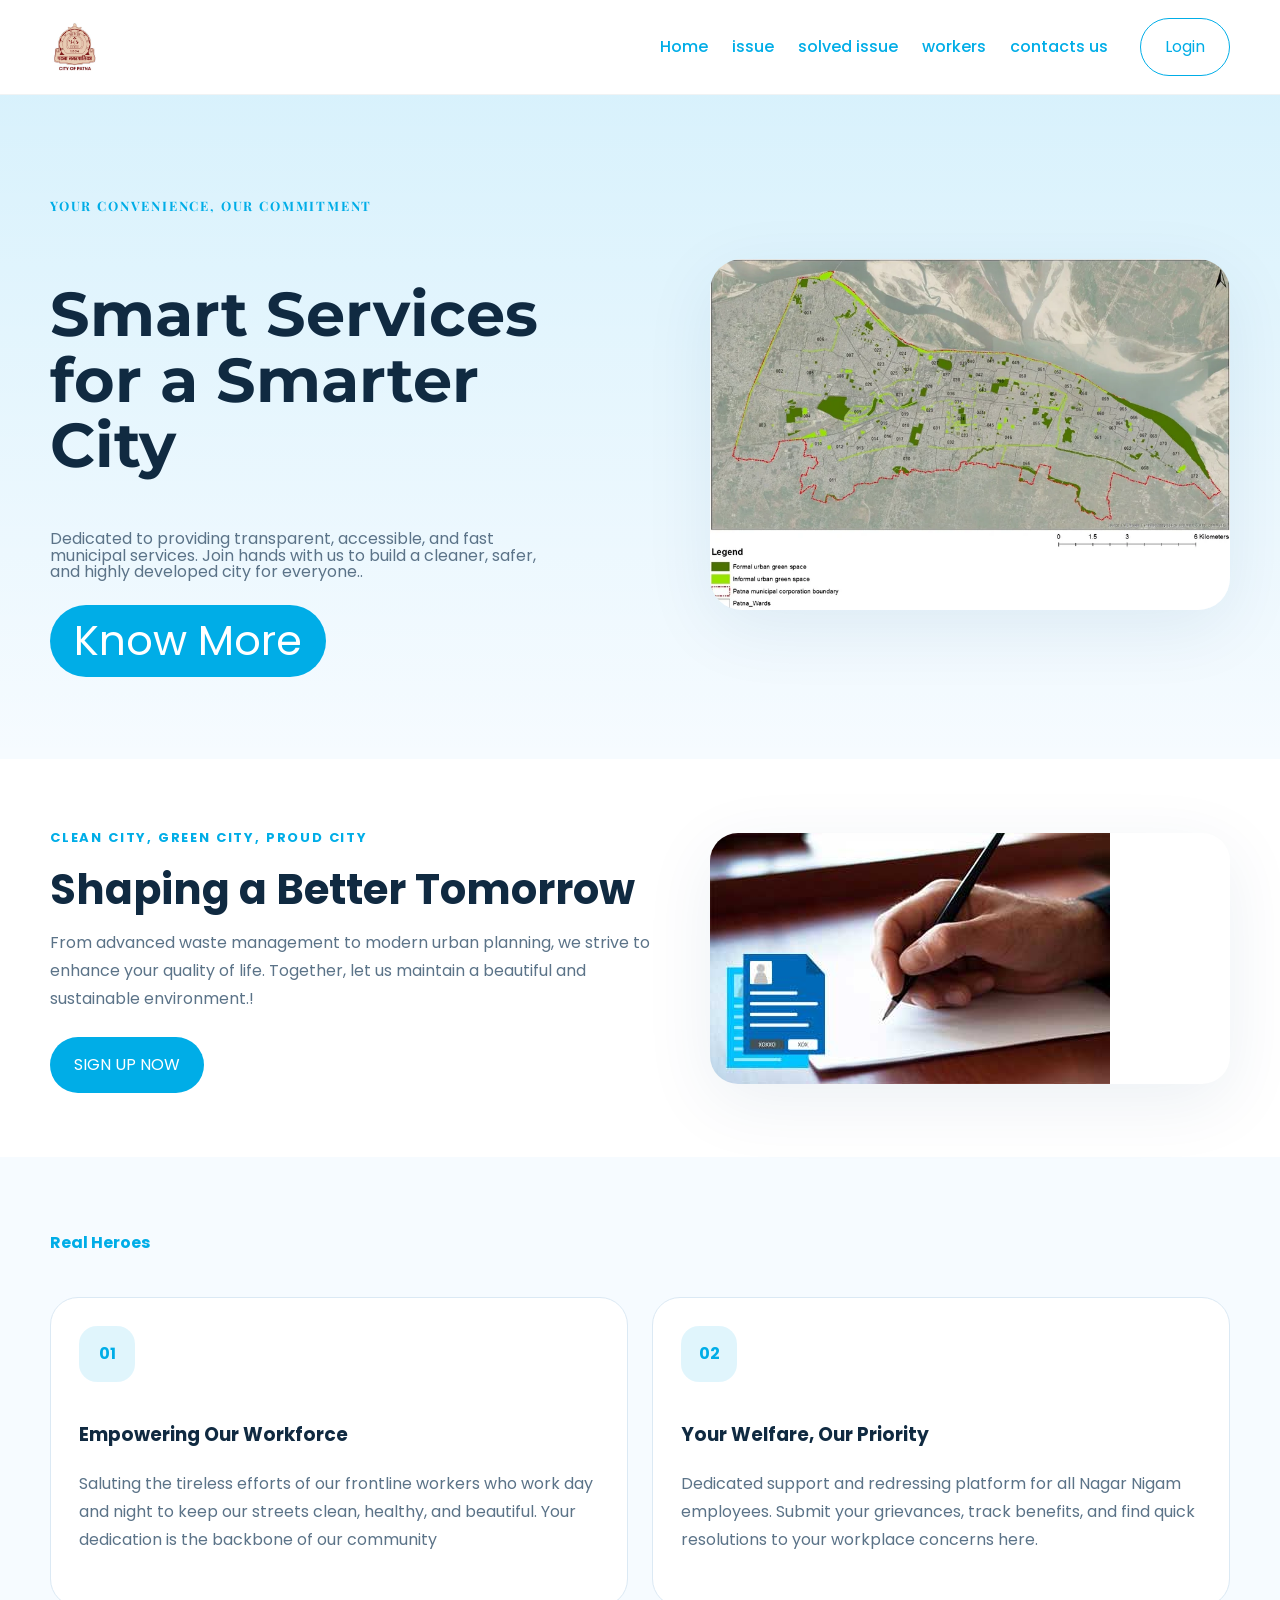
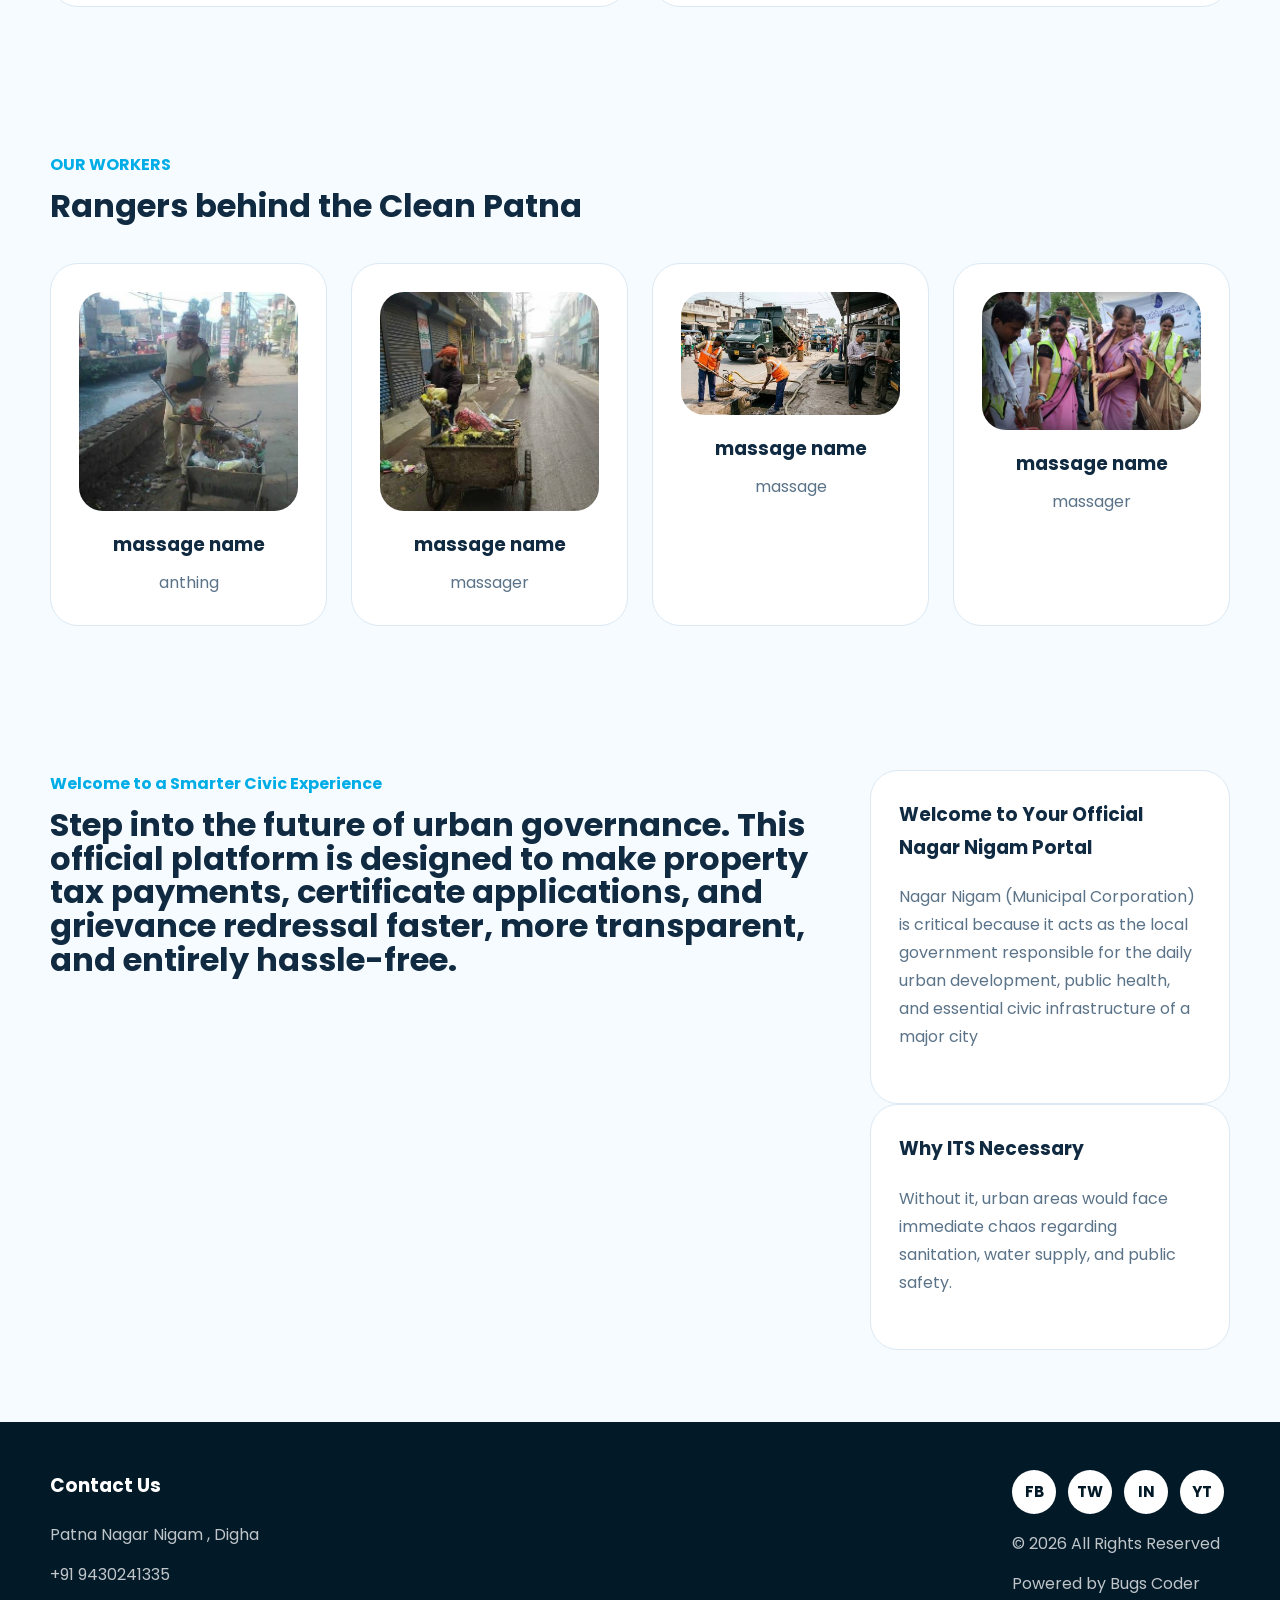
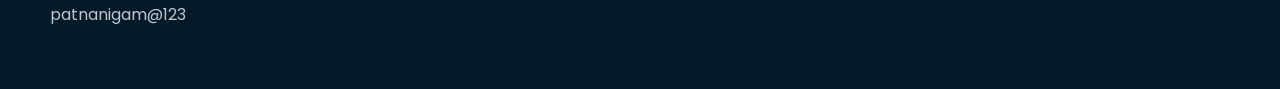
<file: index.html>
<!DOCTYPE html>
<html lang="en">

<head>
    <meta charset="UTF-8" />
    <meta name="viewport" content="width=device-width, initial-scale=1.0" />
    <title>Patna Nagar Nigam</title>
    <link rel="icon" type="image/x-icon" href="./images/logo.jpg">
    <link rel="stylesheet" href="./index.css" />
</head>

<body>
    <header class="site-header">
        <div class="container header-inner">
            <a href="./index.html" class="brand">
                <img src="./images/logo.jpg" />

            </a>
            <button class="nav-toggle" aria-label="Open navigation">Menu</button>
            <nav class="site-nav">
                <a href="./index.html">Home</a>
                <a href="./issue.html">issue</a>
                <a href="./solved-issue.html">solved issue</a>
                <a href="./workers.html">workers</a>
                <a href="./contact.html">contacts us</a>
            </nav>
            <a class="btn btn-outline" href="./login.html">Login</a>
        </div>
    </header>

    <main>
        <section class="hero hero-home">
            <div class="container hero-grid">
                <div class="hero-copy">
                    <span class="eyebrow">Your Convenience, Our Commitment</span>
                    <h1>Smart Services for a Smarter City</h1>
                    <p>Dedicated to providing transparent, accessible, and fast municipal services. Join hands with us
                        to build a cleaner, safer, and highly developed city for everyone..</p>
                    <a class="btn btn-primary" href="contact-us.html">Know More</a>
                </div>
                <div class="hero-media">
                    <img src="./images/Map-Showing-Study-area-Patna-Municipal-Corporation-and-ward-boundaries-with-Open-Space.webp"
                        alt="DS Science Academy campus" />
                </div>
            </div>
        </section>

        <section class="feature feature-secondary">
            <div class="container feature-grid">
                <div class="feature-copy">
                    <span class="eyebrow">Clean City, Green City, Proud City</span>
                    <h2>Shaping a Better Tomorrow</h2>
                    <p>From advanced waste management to modern urban planning, we strive to enhance your quality of
                        life. Together, let us maintain a beautiful and sustainable environment.!</p>
                    <a class="btn btn-primary" href="contact-us.html">SIGN UP NOW</a>
                </div>
                <div class="feature-media">
                    <img src="./images/5.jpg" alt="NEET coaching" />
                </div>
            </div>
        </section>

        <section class="section section-courses">
            <div class="container">
                <div class="section-head">
                    <span>Real Heroes</span>

                </div>
                <div class="cards grid-2">
                    <article class="card">
                        <div class="card-number">01</div>
                        <div>
                            <h3>Empowering Our Workforce</h3>
                            <p>Saluting the tireless efforts of our frontline workers who work day and night to keep our
                                streets clean, healthy, and beautiful. Your dedication is the backbone of our community
                            </p>
                        </div>
                    </article>
                    <article class="card">
                        <div class="card-number">02</div>
                        <div>
                            <h3>Your Welfare, Our Priority</h3>
                            <p>Dedicated support and redressing platform for all Nagar Nigam employees. Submit your
                                grievances, track benefits, and find quick resolutions to your workplace concerns here.
                            </p>
                        </div>
                    </article>
                </div>
            </div>
        </section>

        <section class="section section-team">
            <div class="container">
                <div class="section-head">
                    <span>OUR WORKERS</span>
                    <h2>Rangers behind the Clean Patna</h2>
                </div>
                <div class="cards grid-4">
                    <article class="team-card">
                        <img src="./images/images (2).jpg" alt="xxx" />
                        <h3>massage name</h3>
                        <p>anthing</p>
                    </article>
                    <article class="team-card">
                        <img src="./images/images (1).jpg" alt="xxx" />
                        <h3>massage name</h3>
                        <p>massager</p>
                    </article>
                    <article class="team-card">
                        <img src="./images/images (3).jpg" alt="xxx" />
                        <h3>massage name</h3>
                        <p>massage</p>
                    </article>
                    <article class="team-card">
                        <img src="./images/community-cleaning.jpg" alt="xxx" />
                        <h3>massage name </h3>
                        <p>massager</p>
                    </article>
                </div>
            </div>
        </section>

        <section class="section section-why">
            <div class="container why-grid">
                <div class="why-copy">
                    <span>Welcome to a Smarter Civic Experience</span>
                    <h2>Step into the future of urban governance. This official platform is designed to make property
                        tax payments, certificate applications, and grievance redressal faster, more transparent, and
                        entirely hassle-free.</h2>
                </div>
                <div class="why-cards grid-2">
                    <article class="why-card">
                        <h3>Welcome to Your Official Nagar Nigam Portal</h3>
                        <p>Nagar Nigam (Municipal Corporation) is critical because it acts as the local government
                            responsible for the daily urban development, public health, and essential civic
                            infrastructure of a major city</p>
                    </article>
                    <article class="why-card">
                        <h3>Why ITS Necessary</h3>
                        <p>Without it, urban areas would face immediate chaos regarding sanitation, water supply, and
                            public safety.</p>
                    </article>
                </div>
            </div>
        </section>
    </main>

    <footer class="site-footer">
        <div class="container footer-grid">
            <div>
                <h3>Contact Us</h3>
                <p>Patna Nagar Nigam , Digha</p>
                <p>+91 9430241335</p>
                <p>patnanigam@123</p>
            </div>
            <div class="footer-right">
                <div class="footer-actions">
                    <a class="icon-button" href="#">FB</a>
                    <a class="icon-button" href="#">TW</a>
                    <a class="icon-button" href="#">IN</a>
                    <a class="icon-button" href="#">YT</a>
                </div>
                <p>© 2026 All Rights Reserved</p>
                <p>Powered by Bugs Coder</a></p>
            </div>
        </div>
    </footer>

    <script src="./index.js"></script>
</body>

</html>
</file>
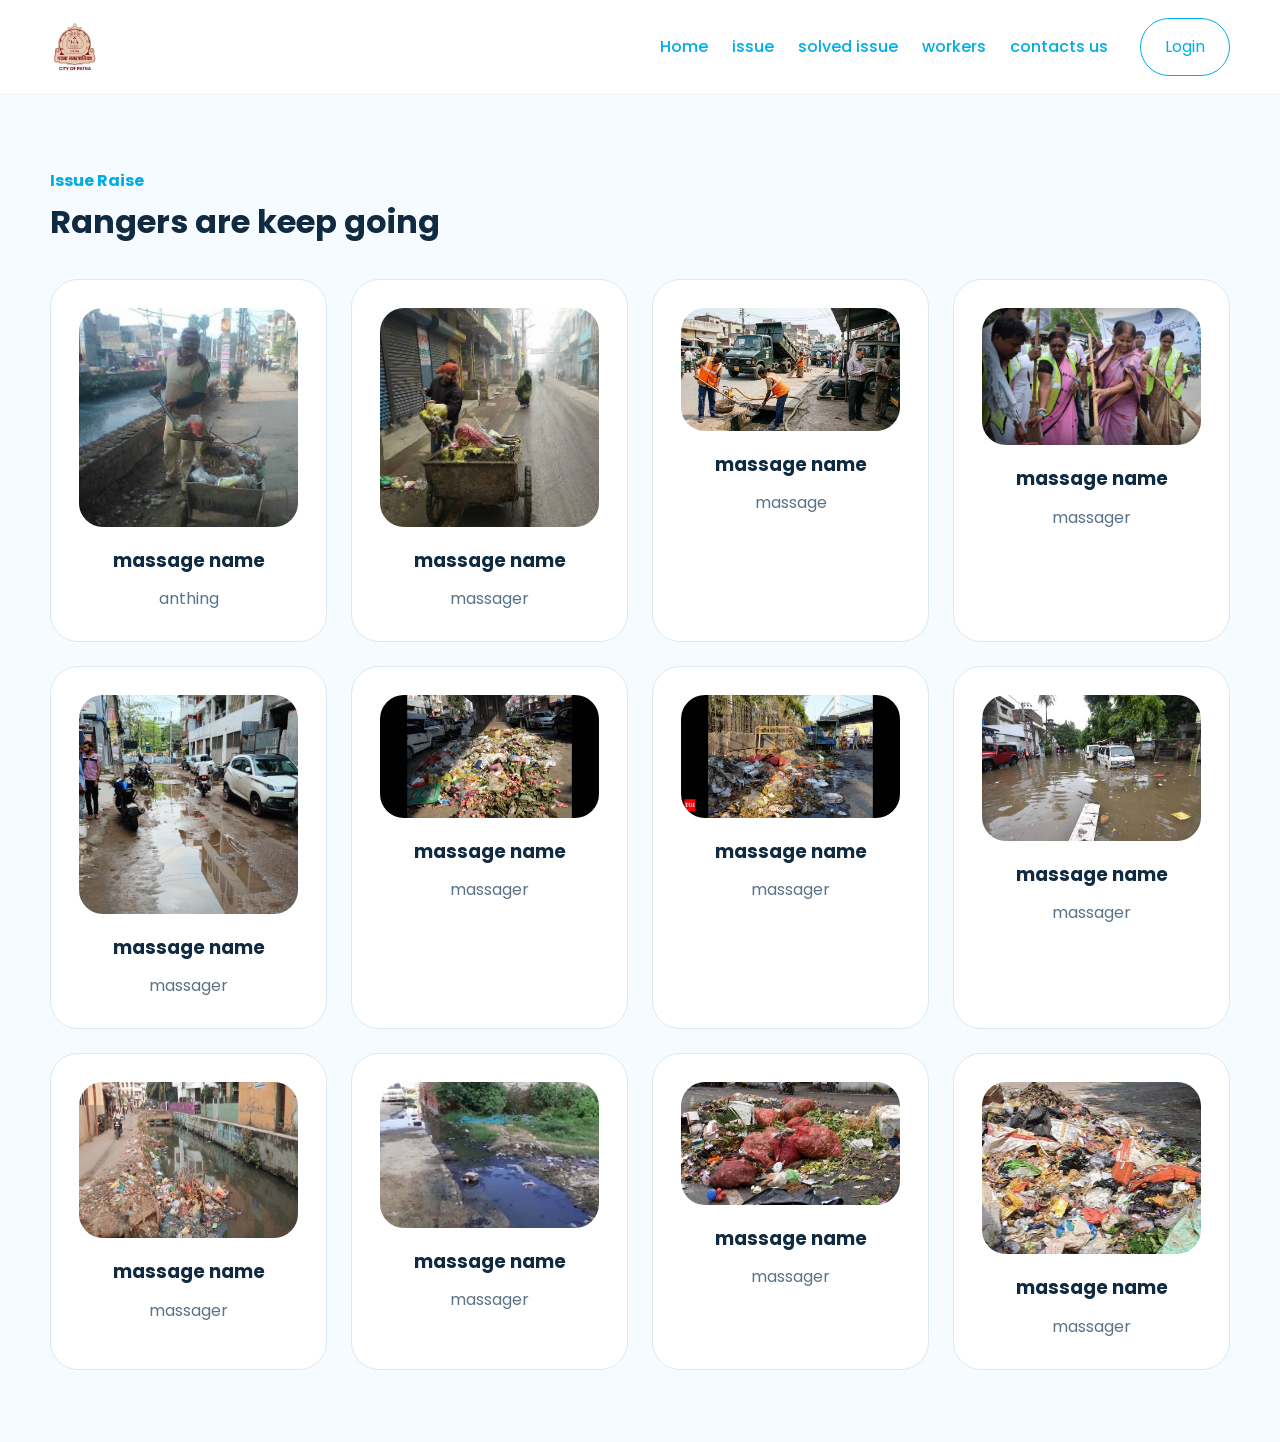
<file: issue.html>
<!DOCTYPE html>
<html lang="en">

<head>
    <meta charset="UTF-8">
    <meta name="viewport" content="width=device-width, initial-scale=1.0">
    <title>Document</title>
    <link rel="icon" type="image/x-icon" href="./images/logo.jpg">
    <link rel="stylesheet" href="./index.css" />
</head>

<body>
    <header class="site-header">
        <div class="container header-inner">
            <a href="./index.html" class="brand">
                <img src="./images/logo.jpg" />

            </a>
            <button class="nav-toggle" aria-label="Open navigation">Menu</button>
            <nav class="site-nav">
                <a href="./index.html">Home</a>
                <a href="./issue.html">issue</a>
                <a href="./solved-issue.html">solved issue</a>
                <a href="./workers.html">workers</a>
                <a href="./contact.html">contacts us</a>
            </nav>
            <a class="btn btn-outline" href="./login.html">Login</a>
        </div>
    </header>
    <section class="section section-team">
        <div class="container">
            <div class="section-head">
                <span>Issue Raise</span>
                <h2>Rangers are keep going</h2>
            </div>
            <div class="cards grid-4">
                <article class="team-card">
                    <img src="./images/images (2).jpg" alt="xxx" />
                    <h3>massage name</h3>
                    <p>anthing</p>
                </article>
                <article class="team-card">
                    <img src="./images/images (1).jpg" alt="xxx" />
                    <h3>massage name</h3>
                    <p>massager</p>
                </article>
                <article class="team-card">
                    <img src="./images/images (3).jpg" alt="xxx" />
                    <h3>massage name</h3>
                    <p>massage</p>
                </article>
                <article class="team-card">
                    <img src="./images/community-cleaning.jpg" alt="xxx" />
                    <h3>massage name </h3>
                    <p>massager</p>
                </article>
                <article class="team-card">
                    <img src="./images/issue/HE1bfZrbAAAl0qK.jpg" alt="xxx" />
                    <h3>massage name </h3>
                    <p>massager</p>
                </article>
                <article class="team-card">
                    <img src="./images/issue/images (1).jpg" alt="xxx" />
                    <h3>massage name </h3>
                    <p>massager</p>
                </article>
                <article class="team-card">
                    <img src="./images/issue/images (2).jpg" alt="xxx" />
                    <h3>massage name </h3>
                    <p>massager</p>
                </article>
                <article class="team-card">
                    <img src="./images/issue/images (3).jpg" alt="xxx" />
                    <h3>massage name </h3>
                    <p>massager</p>
                </article>
                <article class="team-card">
                    <img src="./images/issue/images (4).jpg" alt="xxx" />
                    <h3>massage name </h3>
                    <p>massager</p>
                </article>
                <article class="team-card">
                    <img src="./images/issue/images (5).jpg" alt="xxx" />
                    <h3>massage name </h3>
                    <p>massager</p>
                </article>
                <article class="team-card">
                    <img src="./images/issue/images.jpg" alt="xxx" />
                    <h3>massage name </h3>
                    <p>massager</p>
                </article>
                <article class="team-card">
                    <img src="./images/issue/whatsapp-image-2023-09-29-at-112932-am_1695967329.jpeg" alt="xxx" />
                    <h3>massage name </h3>
                    <p>massager</p>
                </article>
            </div>
        </div>
    </section>
</body>

</html>
</file>
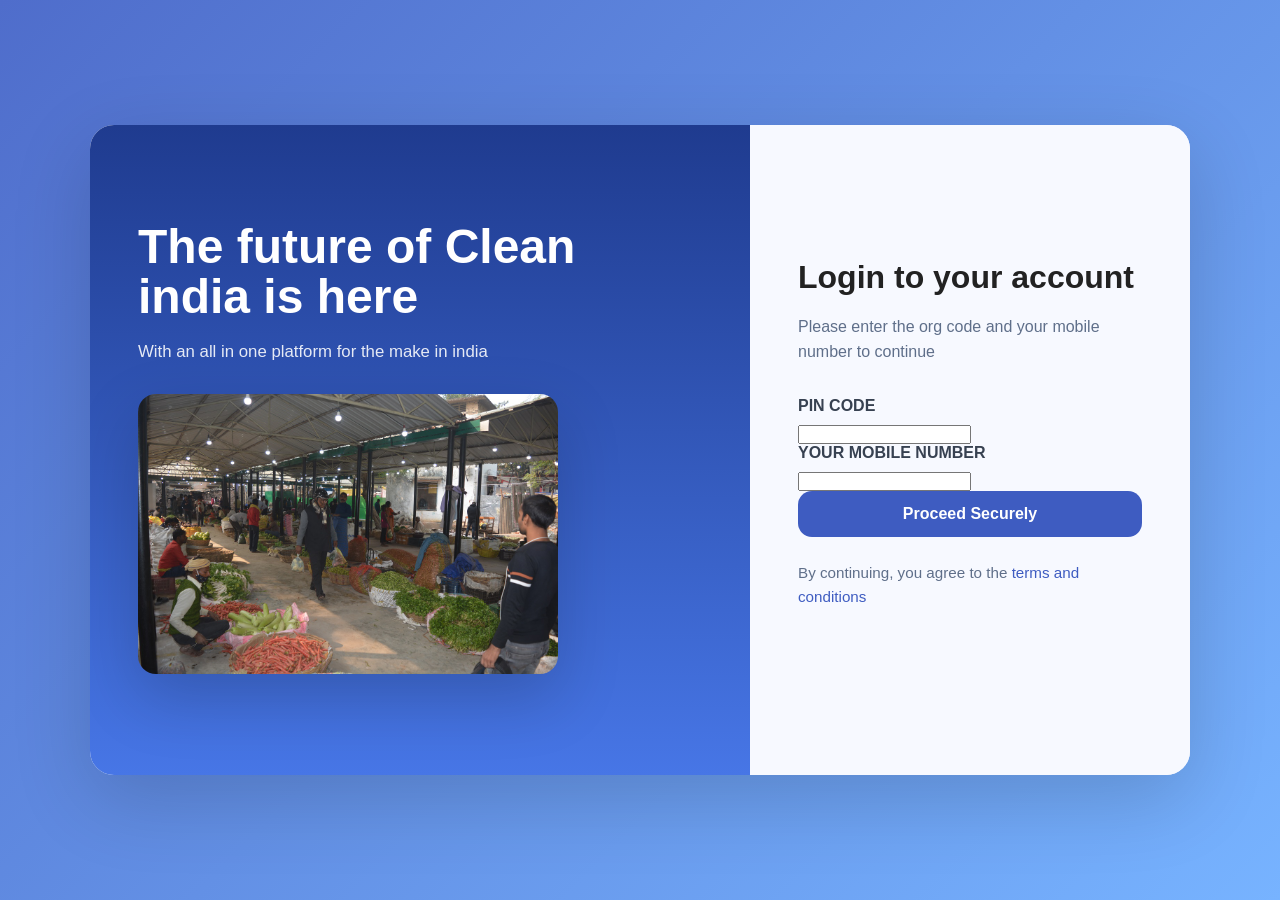
<file: login.html>
<!DOCTYPE html>
<html lang="en">

<head>
    <meta charset="UTF-8" />
    <meta name="viewport" content="width=device-width, initial-scale=1.0" />
    <title>Login Page</title>
    <link rel="icon" type="image/x-icon" href="./images/logo.jpg">
    <style>
        * {
            box-sizing: border-box;
            margin: 0;
            padding: 0;
            font-family: Arial, sans-serif;
        }

        body {
            background: linear-gradient(135deg, #4f6dcb, #77b3ff);
            min-height: 100vh;
            display: flex;
            align-items: center;
            justify-content: center;
            color: #222;
        }

        .container {
            width: 90%;
            max-width: 1100px;
            min-height: 650px;
            background: #fff;
            border-radius: 24px;
            overflow: hidden;
            box-shadow: 0 24px 80px rgba(0, 0, 0, 0.16);
            display: grid;
            grid-template-columns: 1.2fr 0.8fr;
        }

        .left-section {
            background: linear-gradient(180deg, #1f3b8f 0%, #4776e6 100%);
            color: #fff;
            padding: 48px;
            display: flex;
            align-items: center;
        }

        .left-section .content {
            max-width: 520px;
        }

        .left-section h1 {
            font-size: 3rem;
            line-height: 1.05;
            margin-bottom: 20px;
        }

        .left-section p {
            font-size: 1.05rem;
            opacity: 0.88;
            margin-bottom: 32px;
            max-width: 420px;
        }

        .illustration {
            margin-top: 24px;
        }

        .illustration img {
            width: 100%;
            max-width: 420px;
            border-radius: 18px;
            box-shadow: 0 24px 64px rgba(0, 0, 0, 0.18);
        }

        .right-section {
            background: #f7f9ff;
            padding: 56px 48px;
            display: flex;
            align-items: center;
            justify-content: center;
        }

        .login-box {
            width: 100%;
            max-width: 380px;
        }

        .login-box h1 {
            font-size: 2rem;
            margin-bottom: 18px;
        }

        .login-box p {
            color: #5f6f8a;
            margin-bottom: 32px;
            line-height: 1.6;
        }

        label {
            display: block;
            margin-bottom: 10px;
            font-weight: 600;
            color: #374151;
        }

        .input-group,
        .mobile-group {
            display: flex;
            align-items: center;
            background: #fff;
            border: 1px solid #d9e2ef;
            border-radius: 14px;
            padding: 12px 18px;
            margin-bottom: 20px;
            transition: border-color 0.2s ease;
        }

        .input-group:focus-within,
        .mobile-group:focus-within {
            border-color: #4f6dcb;
            box-shadow: 0 0 0 4px rgba(79, 109, 203, 0.12);
        }

        .input-group input,
        .mobile-group input {
            border: none;
            outline: none;
            width: 100%;
            font-size: 1rem;
            color: #283044;
            background: transparent;
        }

        .country-code {
            color: #4f6dcb;
            font-weight: 700;
            margin-right: 16px;
        }

        #checkMark {
            color: #2bb673;
            font-size: 1.1rem;
            margin-left: 12px;
        }

        button {
            width: 100%;
            padding: 14px 18px;
            border: none;
            border-radius: 14px;
            font-size: 1rem;
            font-weight: 700;
            color: #fff;
            background: #3e5cc1;
            cursor: pointer;
            transition: background 0.2s ease, transform 0.2s ease;
        }

        button:disabled {
            background: #9badde;
            cursor: not-allowed;
        }

        button:not(:disabled):hover {
            background: #2f4ead;
            transform: translateY(-1px);
        }

        .terms {
            color: #5f6f8a;
            margin-top: 24px;
            font-size: 0.95rem;
        }

        .terms a {
            color: #3e5cc1;
            text-decoration: none;
        }

        @media (max-width: 900px) {
            .container {
                grid-template-columns: 1fr;
                min-height: auto;
            }

            .left-section,
            .right-section {
                padding: 36px 28px;
            }

            .left-section h1 {
                font-size: 2.4rem;
            }

            .illustration img {
                max-width: 100%;
            }
        }

        @media (max-width: 620px) {
            body {
                padding: 24px 0;
            }

            .container {
                border-radius: 20px;
            }

            .left-section,
            .right-section {
                padding: 28px 20px;
            }
        }
    </style>
</head>

<body>

    <div class="container">

        <!-- Left Section -->
        <div class="left-section">
            <div class="content">
                <h1>The future of Clean india is here</h1>
                <p>With an all in one platform for the make in india </p>

                <div class="illustration">
                    <img src="./images/vending zone.jpg" alt="Education">
                </div>
            </div>
        </div>

        <!-- Right Section -->
        <div class="right-section">
            <div class="login-box">

                <h1>Login to your account</h1>
                <p>Please enter the org code and your mobile number to continue</p>

                <form id="loginForm">

                    <label>PIN CODE</label>
                    <input type="number">

                    <label>YOUR MOBILE NUMBER</label>
                    <input type="number">

                    <button type="submit" id="btn">
                        Proceed Securely
                    </button>

                </form>

                <p class="terms">
                    By continuing, you agree to the
                    <a href="#">terms and conditions</a>
                </p>

            </div>
        </div>

    </div>

    <script>

    </script>

</body>

</html>
</file>
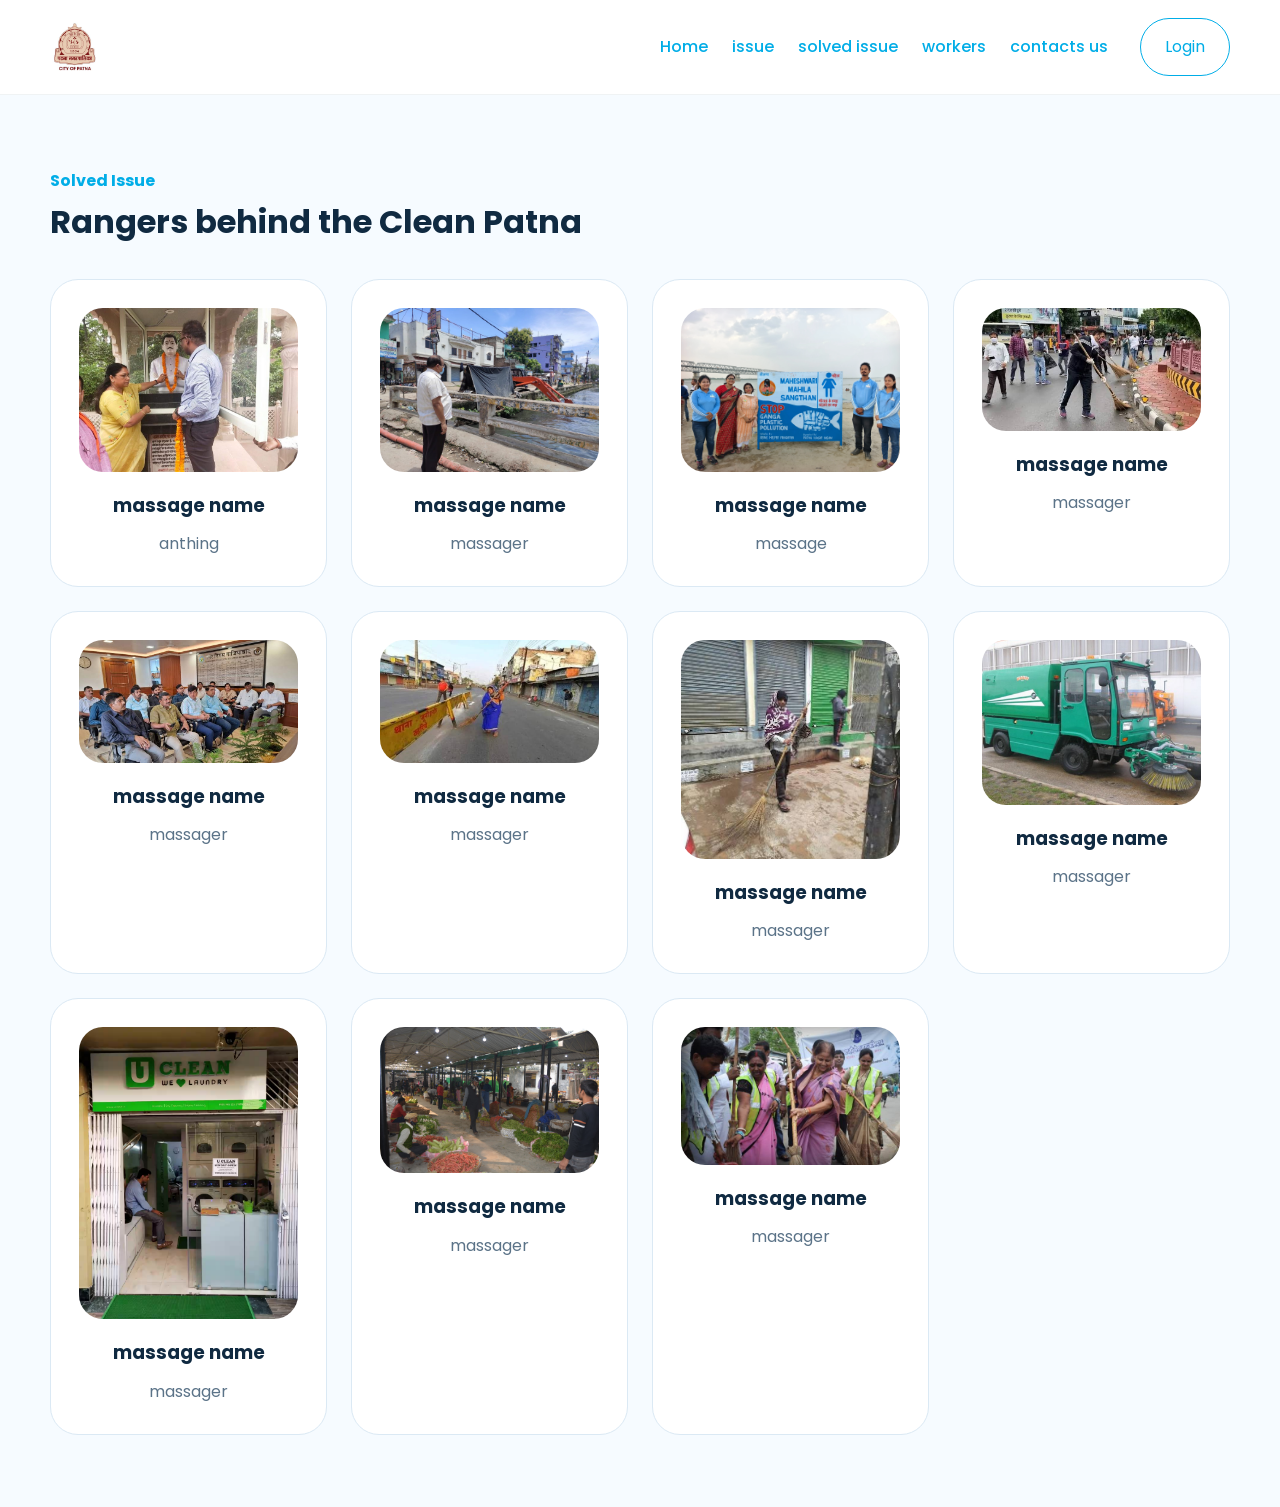
<file: solved-issue.html>
<!DOCTYPE html>
<html lang="en">

<head>
    <meta charset="UTF-8">
    <meta name="viewport" content="width=device-width, initial-scale=1.0">
    <title>solved issue</title>
    <link rel="icon" type="image/x-icon" href="./images/logo.jpg">
    <link rel="stylesheet" href="./index.css" />
</head>

<body>
    <header class="site-header">
        <div class="container header-inner">
            <a href="./index.html" class="brand">
                <img src="./images/logo.jpg" />

            </a>
            <button class="nav-toggle" aria-label="Open navigation">Menu</button>
            <nav class="site-nav">
                <a href="./index.html">Home</a>
                <a href="./issue.html">issue</a>
                <a href="./solved-issue.html">solved issue</a>
                <a href="./workers.html">workers</a>
                <a href="./contact.html">contacts us</a>
            </nav>
            <a class="btn btn-outline" href="./login.html">Login</a>
        </div>
    </header>
    <section class="section section-team">
        <div class="container">
            <div class="section-head">
                <span>Solved Issue</span>
                <h2>Rangers behind the Clean Patna</h2>
            </div>
            <div class="cards grid-4">
                <article class="team-card">
                    <img src="./images/solved/639185161308826823.jpg" alt="xxx" />
                    <h3>massage name</h3>
                    <p>anthing</p>
                </article>
                <article class="team-card">
                    <img src="./images/solved/Ee0GNiMVAAA48E_.jpg" alt="xxx" />
                    <h3>massage name</h3>
                    <p>massager</p>
                </article>
                <article class="team-card">
                    <img src="./images/solved/ganga-bank-clean-up-2026-03-03-17-48-55.webp" alt="xxx" />
                    <h3>massage name</h3>
                    <p>massage</p>
                </article>
                <article class="team-card">
                    <img src="./images/solved/images (1).jpg" alt="xxx" />
                    <h3>massage name </h3>
                    <p>massager</p>
                </article>
                <article class="team-card">
                    <img src="./images/solved/images (10).jpg" alt="xxx" />
                    <h3>massage name </h3>
                    <p>massager</p>
                </article>
                <article class="team-card">
                    <img src="./images/solved/images (2).jpg" alt="xxx" />
                    <h3>massage name </h3>
                    <p>massager</p>
                </article>
                <article class="team-card">
                    <img src="./images/solved/images.jpg" alt="xxx" />
                    <h3>massage name </h3>
                    <p>massager</p>
                </article>
                <article class="team-card">
                    <img src="./images/solved/patnanew_1630121031.jpg" alt="xxx" />
                    <h3>massage name </h3>
                    <p>massager</p>
                </article>
                <article class="team-card">
                    <img src="./images/solved/u-clean-boring-road-patna-dry-cleaners-d0do7srjva.avif" alt="xxx" />
                    <h3>massage name </h3>
                    <p>massager</p>
                </article>
                <article class="team-card">
                    <img src="./images/vending zone.jpg" alt="xxx" />
                    <h3>massage name </h3>
                    <p>massager</p>
                </article>
                <article class="team-card">
                    <img src="./images/community-cleaning.jpg" alt="xxx" />
                    <h3>massage name </h3>
                    <p>massager</p>
                </article>
            </div>
        </div>
    </section>
</body>

</html>
</file>
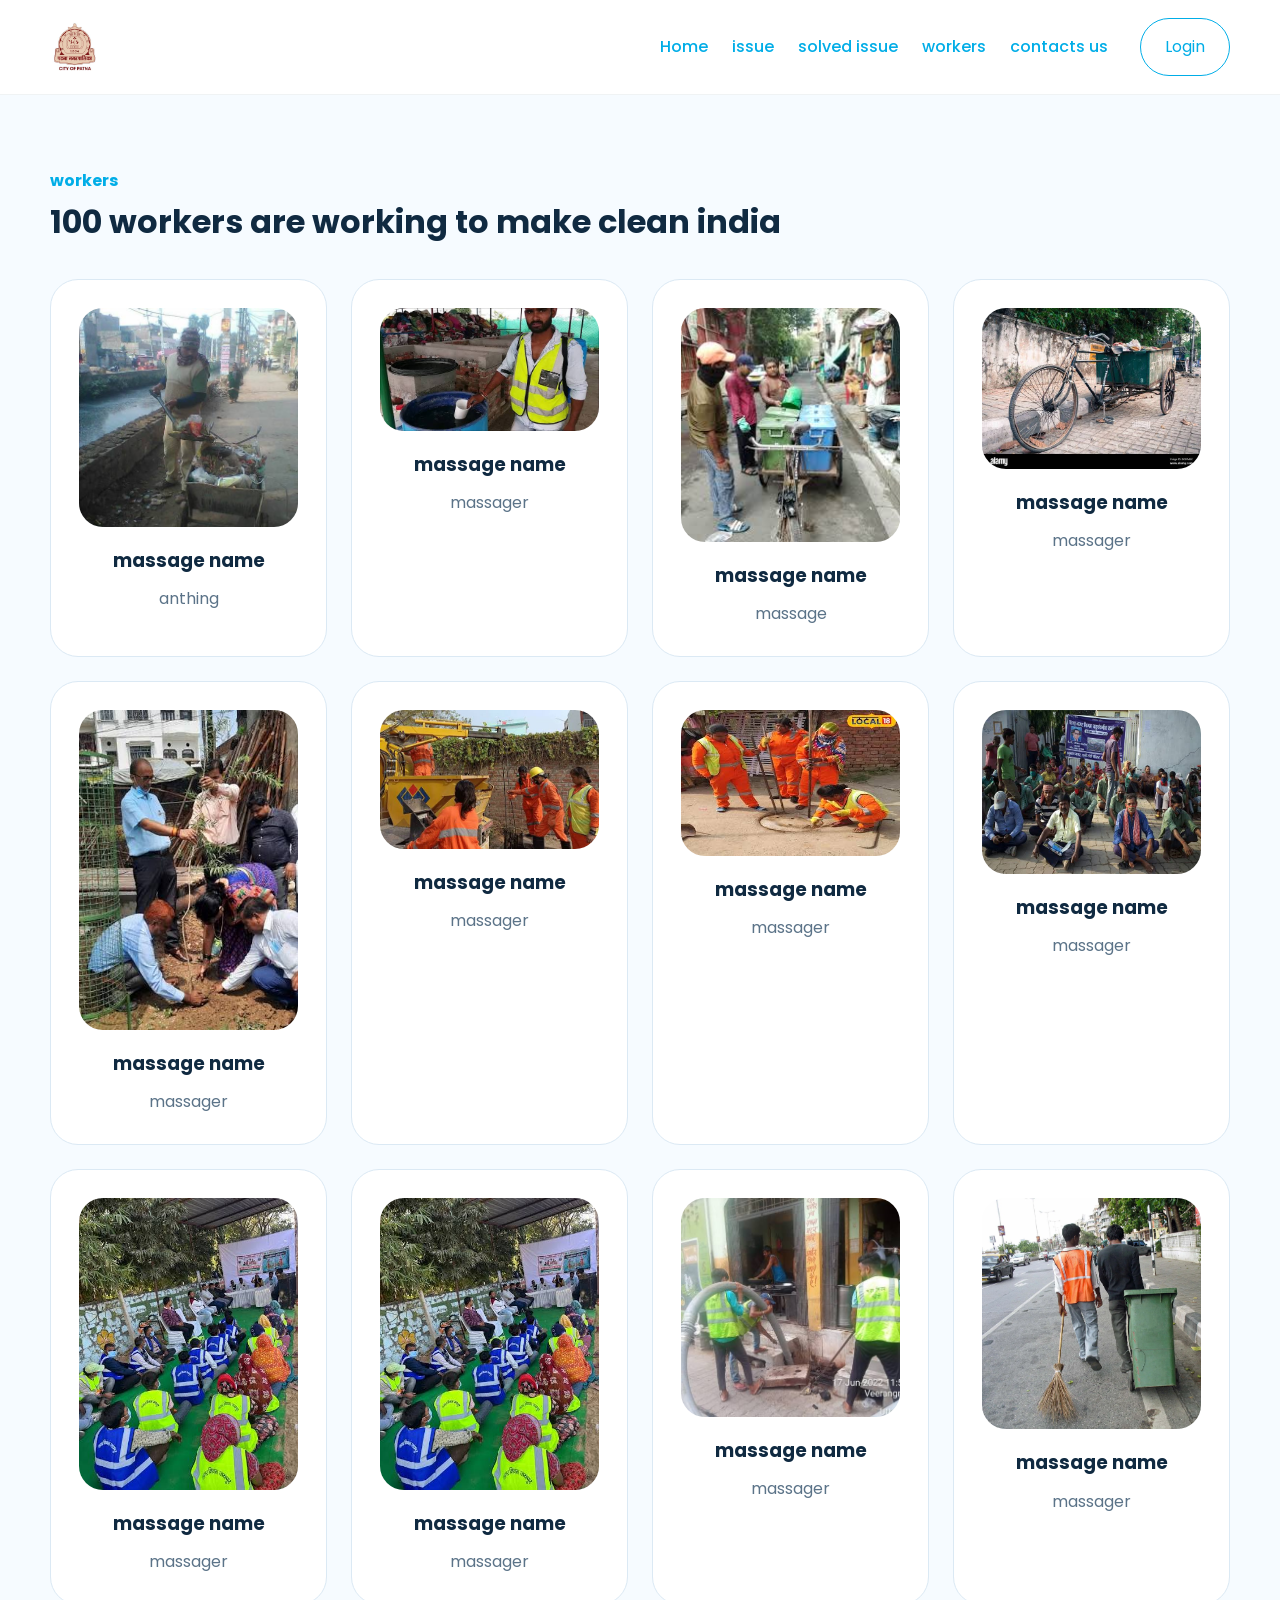
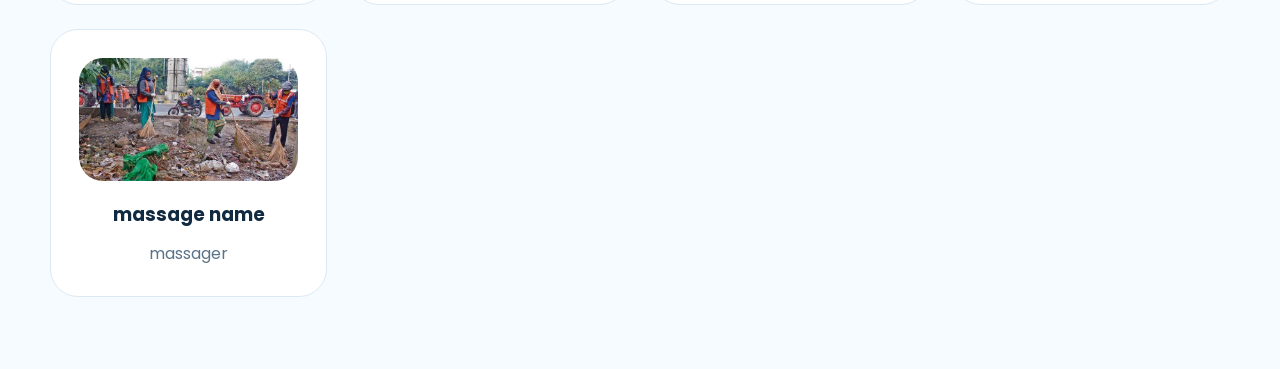
<file: workers.html>
<!DOCTYPE html>
<html lang="en">

<head>
    <meta charset="UTF-8">
    <meta name="viewport" content="width=device-width, initial-scale=1.0">
    <title>workers</title>
    <link rel="icon" type="image/x-icon" href="./images/logo.jpg">
    <link rel="stylesheet" href="./index.css" />
</head>

<body>
    <header class="site-header">
        <div class="container header-inner">
            <a href="./index.html" class="brand">
                <img src="./images/logo.jpg" />

            </a>
            <button class="nav-toggle" aria-label="Open navigation">Menu</button>
            <nav class="site-nav">
                <a href="./index.html">Home</a>
                <a href="./issue.html">issue</a>
                <a href="./solved-issue.html">solved issue</a>
                <a href="./workers.html">workers</a>
                <a href="./contact.html">contacts us</a>
            </nav>
            <a class="btn btn-outline" href="./login.html">Login</a>
        </div>
    </header>
    <section class="section section-team">
        <div class="container">
            <div class="section-head">
                <span>workers</span>
                <h2>100 workers are working to make clean india </h2>
            </div>
            <div class="cards grid-4">
                <article class="team-card">
                    <img src="./images/images (2).jpg" alt="xxx" />
                    <h3>massage name</h3>
                    <p>anthing</p>
                </article>
                <article class="team-card">
                    <img src="./images/workers/images.jpg" alt="xxx" />
                    <h3>massage name</h3>
                    <p>massager</p>
                </article>
                <article class="team-card">
                    <img src="./images/workers/images (9).jpg" alt="xxx" />
                    <h3>massage name</h3>
                    <p>massage</p>
                </article>

                <article class="team-card">
                    <img src="./images/workers/images (8).jpg" alt="xxx" />
                    <h3>massage name </h3>
                    <p>massager</p>
                </article>
                <article class="team-card">
                    <img src="./images/workers/images (7).jpg" alt="xxx" />
                    <h3>massage name </h3>
                    <p>massager</p>
                </article>
                <article class="team-card">
                    <img src="./images/workers/images (6).jpg" alt="xxx" />
                    <h3>massage name </h3>
                    <p>massager</p>
                </article>
                <article class="team-card">
                    <img src="./images/workers/images (5).jpg" alt="xxx" />
                    <h3>massage name </h3>
                    <p>massager</p>
                </article>
                <article class="team-card">
                    <img src="./images/workers/images (4).jpg" alt="xxx" />
                    <h3>massage name </h3>
                    <p>massager</p>
                </article>
                <article class="team-card">
                    <img src="./images/workers/images (3).jpg" alt="xxx" />
                    <h3>massage name </h3>
                    <p>massager</p>
                </article>
                <article class="team-card">
                    <img src="./images/workers/images (2).jpg" alt="xxx" />
                    <h3>massage name </h3>
                    <p>massager</p>
                </article>
                <article class="team-card">
                    <img src="./images/workers/images (1).jpg" alt="xxx" />
                    <h3>massage name </h3>
                    <p>massager</p>
                </article>
                <article class="team-card">
                    <img src="./images/workers/cleaning-workers_1497959579.webp" alt="xxx" />
                    <h3>massage name </h3>
                    <p>massager</p>
                </article>
                <article class="team-card">
                    <img src="./images/workers/_21e75444-3e0d-11e9-96e6-2d3dd9dcb23f.jpg" alt="xxx" />
                    <h3>massage name </h3>
                    <p>massager</p>
                </article>
            </div>
        </div>
    </section>
</body>

</html>
</file>
<file: index.css>
@import url('https://fonts.googleapis.com/css2?family=Poppins:wght@300;400;500;600;700&display=swap');

@import url('https://fonts.googleapis.com/css2?family=Montserrat:ital,wght@0,100..900;1,100..900&family=Playfair+Display:ital,wght@0,400..900;1,400..900&display=swap');

@import url('https://fonts.googleapis.com/css2?family=Archivo+Black&family=Montserrat:ital,wght@0,100..900;1,100..900&family=Playfair+Display:ital,wght@0,400..900;1,400..900&display=swap');

@import url('https://fonts.googleapis.com/css2?family=Playfair+Display:ital,wght@0,400..900;1,400..900&display=swap');


:root {
    --bg: #f6fbff;
    --surface: #ffffff;
    --text: #102a41;
    --muted: #5b7388;
    --primary: #00ade7;
    --primary-dark: #007fb2;
    --border: #dbe9f4;
    --shadow: 0 18px 70px rgba(0, 67, 120, 0.08);
}

* {
    box-sizing: border-box;

}

html {
    scroll-behavior: smooth;
}

body {
    margin: auto;
    /* 0;*/
    font-family: "Rubik", "Roboto", "Helvetica", "Arial", sans-serif;
    color: var(--text);
    background: var(--bg);
    line-height: 1.75;
    font-family: 'Poppins', sans-serif;
}

img {
    max-width: 100%;
    display: block;
}

a {
    color: inherit;
    text-decoration: none;
}

button,
a.btn {
    font: inherit;
}

.container {
    width: min(1180px, calc(100% - 40px));
    margin: 0 auto;
}

.header-inner,
.hero-grid,
.feature-grid,
.why-grid,
.footer-grid {
    display: grid;
    gap: 32px;
}

.site-header {
    position: sticky;
    top: 0;
    z-index: 20;
    background: rgba(255, 255, 255, 0.98);
    border-bottom: 1px solid rgba(13, 50, 73, 0.06);
    backdrop-filter: blur(10px);
}

.header-inner {
    grid-template-columns: auto 1fr auto;
    align-items: center;
    padding: 18px 0;
}

.brand {
    display: inline-flex;
    align-items: center;
    gap: 12px;
    font-weight: 700;
    color: var(--text);
}

.brand img {
    width: 50px;
    height: auto;
    object-fit: contain;
}

.site-nav {
    display: flex;
    justify-content: right;
    gap: 24px;
}

.site-nav a {
    color: var(--primary);
    font-weight: 500;
}

.btn {
    display: inline-flex;
    align-items: center;
    justify-content: center;
    gap: 10px;
    padding: 14px 24px;
    border-radius: 999px;
    border: none;
    cursor: pointer;
    transition: transform 0.2s ease, box-shadow 0.2s ease;
}

.btn:hover {
    transform: translateY(-1px);
}

.btn-primary {
    background: var(--primary);
    color: #fff;
}

.btn-outline {
    border: 1px solid var(--primary);
    color: var(--primary);
    background: transparent;
}

.nav-toggle {
    display: none;
    border: 1px solid rgba(0, 173, 231, 0.16);
    background: #fff;
    color: var(--primary);
    border-radius: 999px;
    padding: 10px 16px;
}

.hero {
    padding: 80px 0 64px;
}

.hero-home {
    background: linear-gradient(180deg, rgba(0, 173, 231, 0.12) 0%, rgba(255, 255, 255, 0) 100%);
}

.hero-grid {
    grid-template-columns: minmax(0, 1fr) minmax(320px, 520px);
    align-items: center;
}

.hero-copy {
    max-width: 500px;
}

.eyebrow h1 {
    font-family: "Playfair Display", serif;
    font-optical-sizing: auto;
    font-weight: 700;
    font-style: normal;
}

.eyebrow {
    display: inline-block;
    margin-bottom: 18px;
    font-size: 13px;
    font-weight: 700;
    letter-spacing: 0.14em;
    text-transform: uppercase;
    color: var(--primary);
}


.hero-copy h1 {
    font-family: "Montserrat", sans-serif;
    font-optical-sizing: auto;
    font-weight: 700;
    font-style: normal;
}

.hero-copy,
.feature-copy h2,
.section-head h2,
.why-copy h2 {
    margin: 0 0 18px;
    font-size: clamp(2.6rem, 2.8vw, 4rem);
    line-height: 1.05;
}

.hero-copy span {
    font-family: "Playfair Display", serif;
    font-optical-sizing: auto;
    font-weight: 700;
    font-style: normal;
}

.hero-copy p,
.feature-copy p,
.card p,
.why-card p,
.section-copy p {
    margin: 0 0 24px;
    color: var(--muted);
    font-size: 1rem;
}

.hero-media {
    border-radius: 32px;
    overflow: hidden;
    box-shadow: var(--shadow);
}

.feature {
    background: #ffffff;
    padding: 64px 0;
}

.feature-grid {
    grid-template-columns: minmax(0, 1fr) minmax(320px, 520px);
    align-items: center;
}

.feature-media {
    border-radius: 28px;
    overflow: hidden;
    box-shadow: var(--shadow);
}

.section {
    padding: 72px 0;
}

.section-courses .section-head,
.section-team .section-head,
.section-why .why-copy {
    margin-bottom: 40px;
}

.section-head span,
.why-copy span {
    display: block;
    font-weight: 700;
    color: var(--primary);
    margin-bottom: 10px;
}

.section-head h2,
.why-copy h2 {
    margin: 0;
    font-size: clamp(2rem, 2.5vw, 3rem);
}

.cards {
    display: grid;
    gap: 24px;
}

.grid-2 {
    grid-template-columns: repeat(2, minmax(0, 1fr));
}

.grid-4 {
    grid-template-columns: repeat(4, minmax(0, 1fr));
}

.card,
.team-card,
.why-card {
    background: var(--surface);
    border: 1px solid var(--border);
    border-radius: 28px;
    padding: 28px;
}

.card-number {
    display: inline-flex;
    align-items: center;
    justify-content: center;
    width: 56px;
    height: 56px;
    border-radius: 18px;
    background: rgba(0, 173, 231, 0.12);
    color: var(--primary);
    font-weight: 700;
    margin-bottom: 18px;
}

.team-card {
    text-align: center;
}

.team-card img {
    width: 100%;
    max-height: 320px;
    object-fit: cover;
    border-radius: 24px;
    margin-bottom: 18px;
}

.team-card h3 {
    margin: 0 0 8px;
    font-size: 1.15rem;
}

.team-card p {
    margin: 0;
    color: var(--muted);
}

.why-grid {
    grid-template-columns: minmax(0, 1fr) 360px;
    align-items: start;
}

.why-cards {
    grid-template-columns: repeat(2, minmax(0, 1fr));
}

.why-card h3 {
    margin-top: 0;
}

.site-footer {
    background: #021927;
    color: #ffffff;
    padding: 48px 0;
}

.footer-grid {
    grid-template-columns: 1fr auto;
    gap: 28px;
}

.site-footer h3 {
    margin: 0 0 18px;
}

.site-footer p {
    margin: 0 10px 12px 0;
    color: rgba(255, 255, 255, 0.75);
}

.footer-actions {
    display: flex;
    gap: 12px;
    flex-wrap: wrap;
    margin-bottom: 16px;
}

.icon-button {
    display: inline-flex;
    align-items: center;
    justify-content: center;
    width: 44px;
    height: 44px;
    color: #021927;
    background: #ffffff;
    border-radius: 999px;
    font-size: 0.95rem;
    font-weight: 700;
}

@media (max-width: 980px) {

    .header-inner,
    .hero-grid,
    .feature-grid,
    .why-grid,
    .footer-grid {
        grid-template-columns: 1fr;
    }

    .site-nav {
        justify-content: flex-start;
        gap: 18px;
    }
}

@media (max-width: 760px) {
    .header-inner {
        grid-template-columns: auto auto;
    }

    .site-nav {
        justify-content: flex-end;
        position: absolute;
        left: 20px;
        top: 70px;
        right: 20px;
        bottom: auto;
        display: grid;
        background: rgba(255, 255, 255, 0.98);
        border: 1px solid var(--border);
        border-radius: 20px;
        padding: 16px 20px;
        gap: 12px;
        transform: translateY(-20px);
        opacity: 0;
        pointer-events: none;
        transition: opacity 0.2s ease, transform 0.2s ease;
    }

    .site-nav.open {
        opacity: 1;
        transform: translateY(0);
        pointer-events: auto;
    }

    .nav-toggle {
        display: inline-flex;
    }

    .btn-outline {
        order: 3;
    }

    .hero {
        padding-top: 60px;
    }

    .cards,
    .why-cards,
    .grid-2,
    .grid-4 {
        grid-template-columns: 1fr;
    }
}

.site-header {
    height: auto;
    padding: 0px;

}

@media (max-width:480px) {

    .container {
        width: 95%;
    }

    .hero-copy h1 {
        font-size: 2rem;
        line-height: 1.2;
    }

    .hero-copy p {
        font-size: 15px;
    }

    .btn {
        width: 100%;
    }

    .brand img {
        width: 40px;
        height: 40px;
    }

    .header-inner {
        gap: 10px;
    }

    .hero-grid,
    .feature-grid,
    .why-grid,
    .footer-grid {
        gap: 20px;
    }

}
</file>
